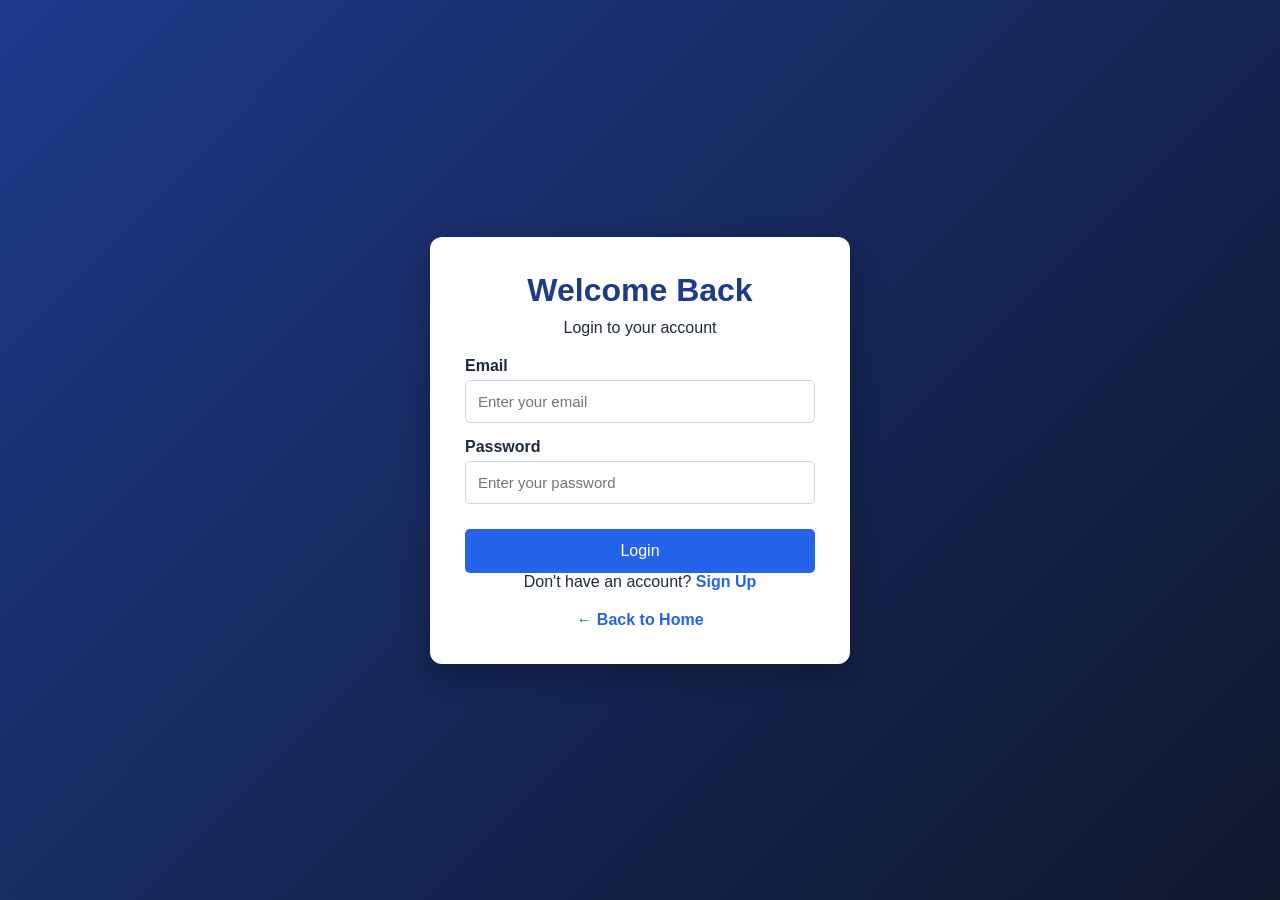
<file: login.html>
<!DOCTYPE html>
<html lang="en">

<head>

    <meta charset="UTF-8">

    <meta name="viewport"
          content="width=device-width, initial-scale=1.0">

    <title>Login - Media Hub</title>

    <link rel="stylesheet" href="style.css">

</head>

<body>

<div class="auth-container">

    <div class="auth-box">

        <h1>Welcome Back</h1>

        <p>Login to your account</p>

        <form>

            <label>Email</label>

            <input type="email"
                   placeholder="Enter your email"
                   required>

            <label>Password</label>

            <input type="password"
                   placeholder="Enter your password"
                   required>

            <button type="submit">
                Login
            </button>

        </form>

        <p>
            Don't have an account?
            <a href="signup.html">Sign Up</a>
        </p>

        <a href="index.html">
            ← Back to Home
        </a>

    </div>

</div>

</body>
</html>
</file>
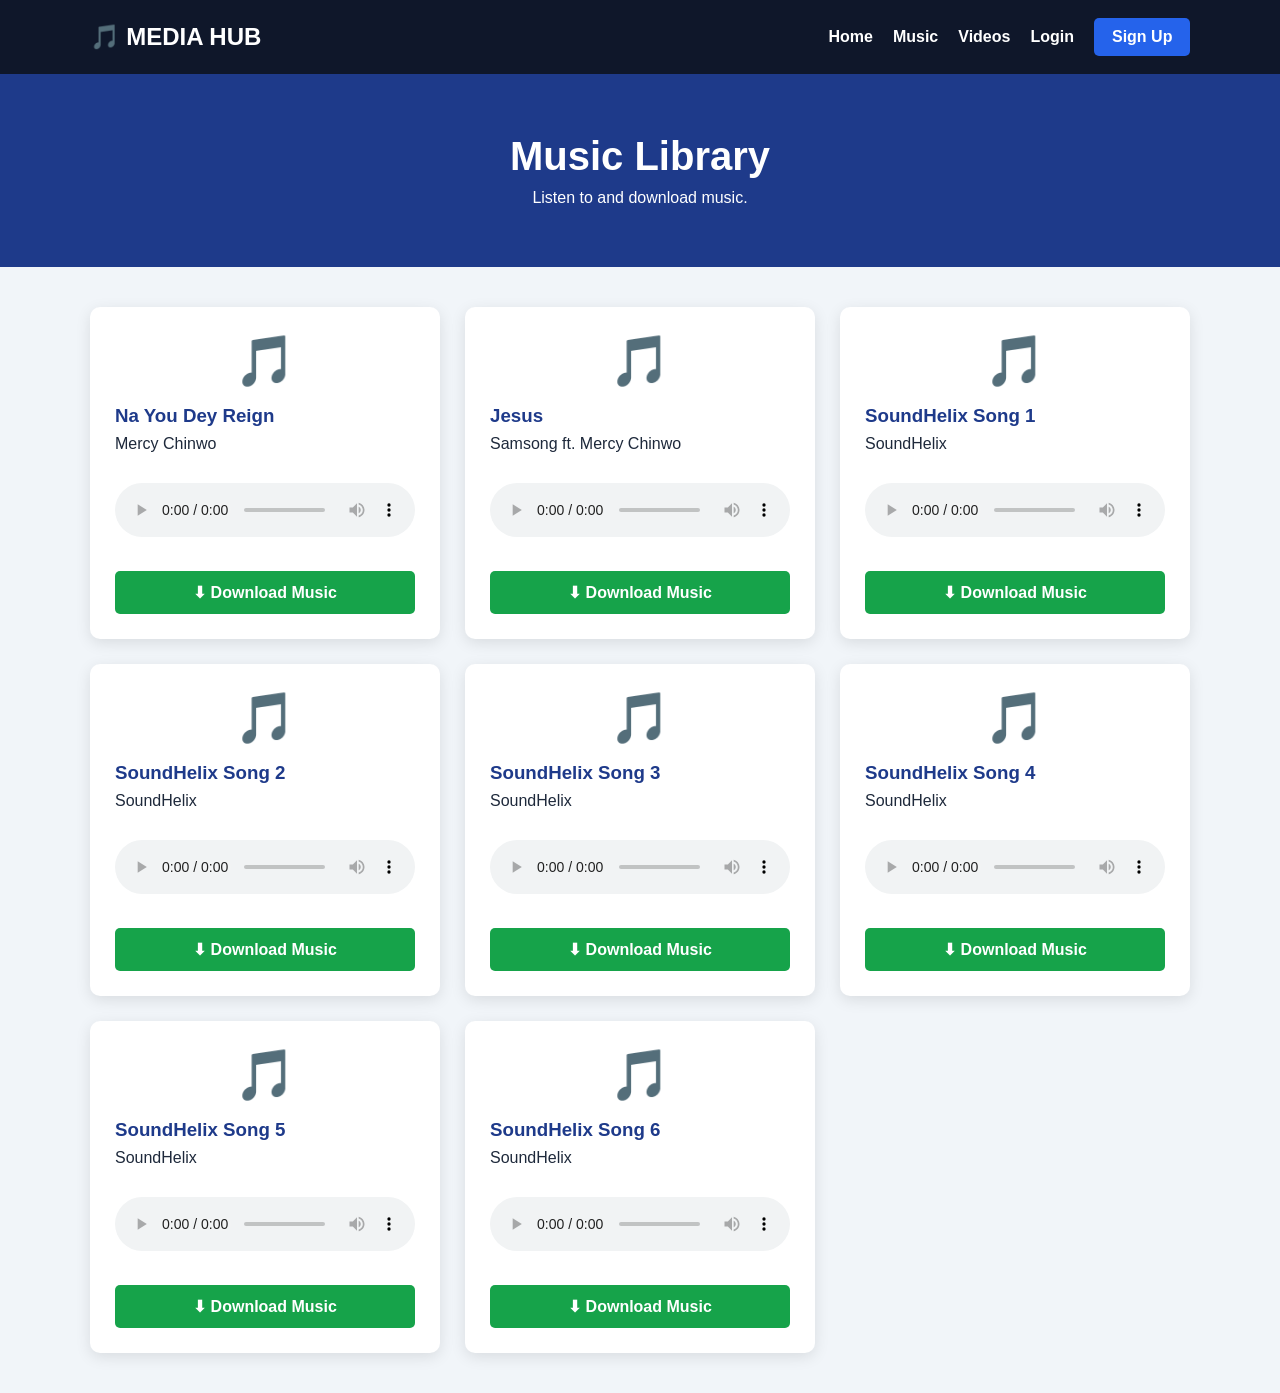
<file: music.html>
<!DOCTYPE html><html lang="en"><head><meta charset="UTF-8">

<meta name="viewport"
      content="width=device-width, initial-scale=1.0">

<title>Music - Media Hub</title>

<link rel="stylesheet" href="style.css">

</head><body><header><div class="logo">🎵 MEDIA HUB</div>

<nav>
    <a href="index.html">Home</a>
    <a href="music.html">Music</a>
    <a href="videos.html">Videos</a>
    <a href="login.html">Login</a>
    <a href="signup.html" class="signup-btn">Sign Up</a>
</nav>

</header><section class="page-title"><h1>Music Library</h1>

<p>Listen to and download music.</p>

</section><section class="container"><div class="cards">


    <!-- MUSIC 1 -->
    <div class="card">

        <div class="icon">🎵</div>

        <h3>Na You Dey Reign</h3>

        <p>Mercy Chinwo</p>

        <audio controls>
            <source
                src="https://files.cvaultx.com/wp-content/uploads/music/2020/06/Mercy_Chinwo_-_Na_You_Dey_Reign_CeeNaija.com_.mp3"
                type="audio/mpeg">
        </audio>

        <a href="https://files.cvaultx.com/wp-content/uploads/music/2020/06/Mercy_Chinwo_-_Na_You_Dey_Reign_CeeNaija.com_.mp3"
           download
           class="download-btn">
            ⬇ Download Music
        </a>

    </div>


    <!-- MUSIC 2 -->
    <div class="card">

        <div class="icon">🎵</div>

        <h3>Jesus</h3>

        <p>Samsong ft. Mercy Chinwo</p>

        <audio controls>
            <source
                src="https://files.cvaultx.com/wp-content/uploads/music/2020/09/Samsong_-_JESUS_Ft_Mercy_Chinwo_CeeNaija.com_.mp3"
                type="audio/mpeg">
        </audio>

        <a href="https://files.cvaultx.com/wp-content/uploads/music/2020/09/Samsong_-_JESUS_Ft_Mercy_Chinwo_CeeNaija.com_.mp3"
           download
           class="download-btn">
            ⬇ Download Music
        </a>

    </div>


    <!-- MUSIC 3 -->
    <div class="card">

        <div class="icon">🎵</div>

        <h3>SoundHelix Song 1</h3>

        <p>SoundHelix</p>

        <audio controls>
            <source
                src="https://www.soundhelix.com/examples/mp3/SoundHelix-Song-1.mp3"
                type="audio/mpeg">
        </audio>

        <a href="https://www.soundhelix.com/examples/mp3/SoundHelix-Song-1.mp3"
           download
           class="download-btn">
            ⬇ Download Music
        </a>

    </div>


    <!-- MUSIC 4 -->
    <div class="card">

        <div class="icon">🎵</div>

        <h3>SoundHelix Song 2</h3>

        <p>SoundHelix</p>

        <audio controls>
            <source
                src="https://www.soundhelix.com/examples/mp3/SoundHelix-Song-2.mp3"
                type="audio/mpeg">
        </audio>

        <a href="https://www.soundhelix.com/examples/mp3/SoundHelix-Song-2.mp3"
           download
           class="download-btn">
            ⬇ Download Music
        </a>

    </div>


    <!-- MUSIC 5 -->
    <div class="card">

        <div class="icon">🎵</div>

        <h3>SoundHelix Song 3</h3>

        <p>SoundHelix</p>

        <audio controls>
            <source
                src="https://www.soundhelix.com/examples/mp3/SoundHelix-Song-3.mp3"
                type="audio/mpeg">
        </audio>

        <a href="https://www.soundhelix.com/examples/mp3/SoundHelix-Song-3.mp3"
           download
           class="download-btn">
            ⬇ Download Music
        </a>

    </div>


    <!-- MUSIC 6 -->
    <div class="card">

        <div class="icon">🎵</div>

        <h3>SoundHelix Song 4</h3>

        <p>SoundHelix</p>

        <audio controls>
            <source
                src="https://www.soundhelix.com/examples/mp3/SoundHelix-Song-4.mp3"
                type="audio/mpeg">
        </audio>

        <a href="https://www.soundhelix.com/examples/mp3/SoundHelix-Song-4.mp3"
           download
           class="download-btn">
            ⬇ Download Music
        </a>

    </div>


    <!-- MUSIC 7 -->
    <div class="card">

        <div class="icon">🎵</div>

        <h3>SoundHelix Song 5</h3>

        <p>SoundHelix</p>

        <audio controls>
            <source
                src="https://www.soundhelix.com/examples/mp3/SoundHelix-Song-5.mp3"
                type="audio/mpeg">
        </audio>

        <a href="https://www.soundhelix.com/examples/mp3/SoundHelix-Song-5.mp3"
           download
           class="download-btn">
            ⬇ Download Music
        </a>

    </div>


    <!-- MUSIC 8 -->
    <div class="card">

        <div class="icon">🎵</div>

        <h3>SoundHelix Song 6</h3>

        <p>SoundHelix</p>

        <audio controls>
            <source
                src="https://www.soundhelix.com/examples/mp3/SoundHelix-Song-6.mp3"
                type="audio/mpeg">
        </audio>

        <a href="https://www.soundhelix.com/examples/mp3/SoundHelix-Song-6.mp3"
           download
           class="download-btn">
            ⬇ Download Music
        </a>

    </div>


</div>

</section></body></html>
</file>
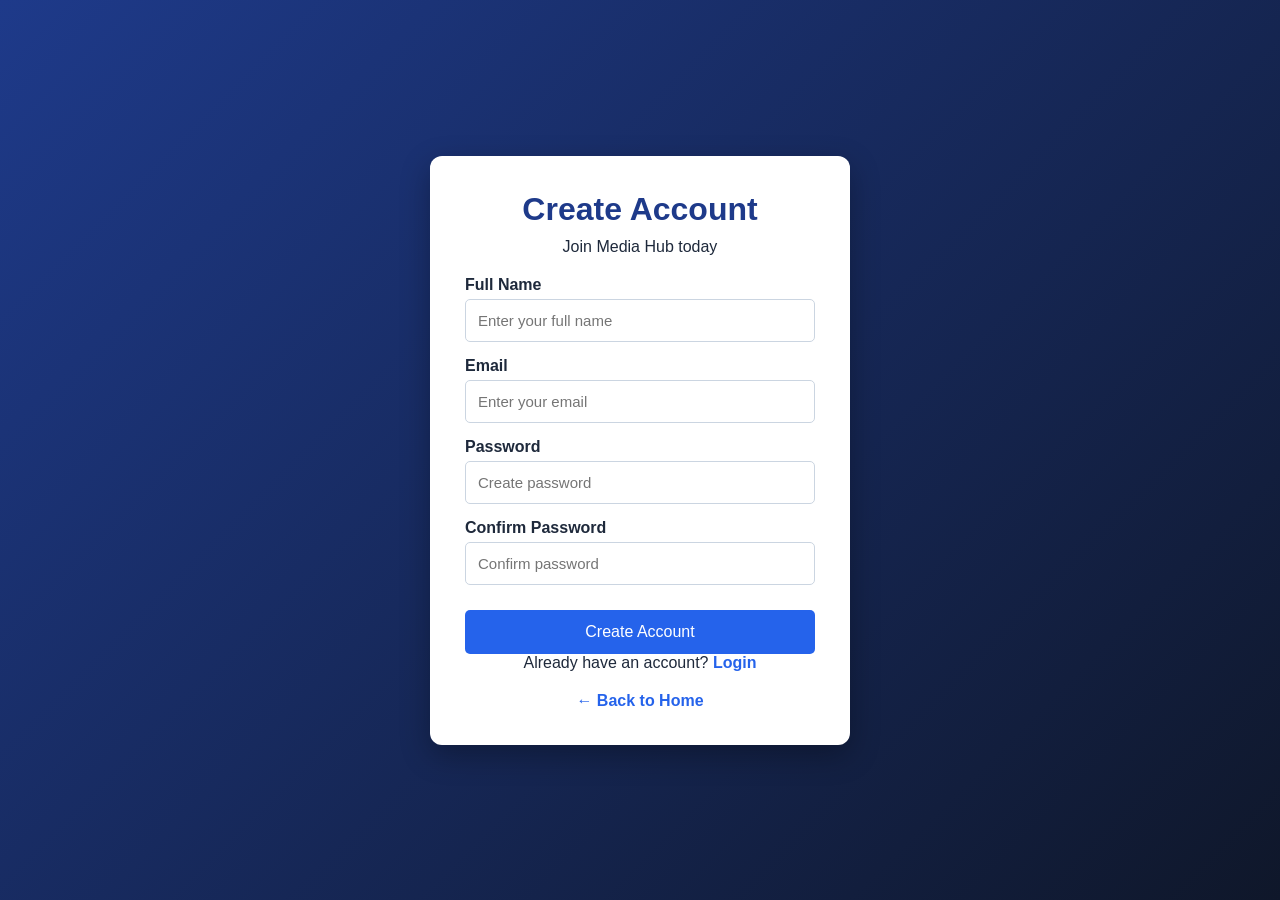
<file: signup.html>
<!DOCTYPE html>
<html lang="en">

<head>

    <meta charset="UTF-8">

    <meta name="viewport"
          content="width=device-width, initial-scale=1.0">

    <title>Sign Up - Media Hub</title>

    <link rel="stylesheet" href="style.css">

</head>

<body>

<div class="auth-container">

    <div class="auth-box">

        <h1>Create Account</h1>

        <p>Join Media Hub today</p>

        <form>

            <label>Full Name</label>

            <input type="text"
                   placeholder="Enter your full name"
                   required>

            <label>Email</label>

            <input type="email"
                   placeholder="Enter your email"
                   required>

            <label>Password</label>

            <input type="password"
                   placeholder="Create password"
                   required>

            <label>Confirm Password</label>

            <input type="password"
                   placeholder="Confirm password"
                   required>

            <button type="submit">
                Create Account
            </button>

        </form>

        <p>
            Already have an account?
            <a href="login.html">Login</a>
        </p>

        <a href="index.html">
            ← Back to Home
        </a>

    </div>

</div>

</body>
</html>
</file>
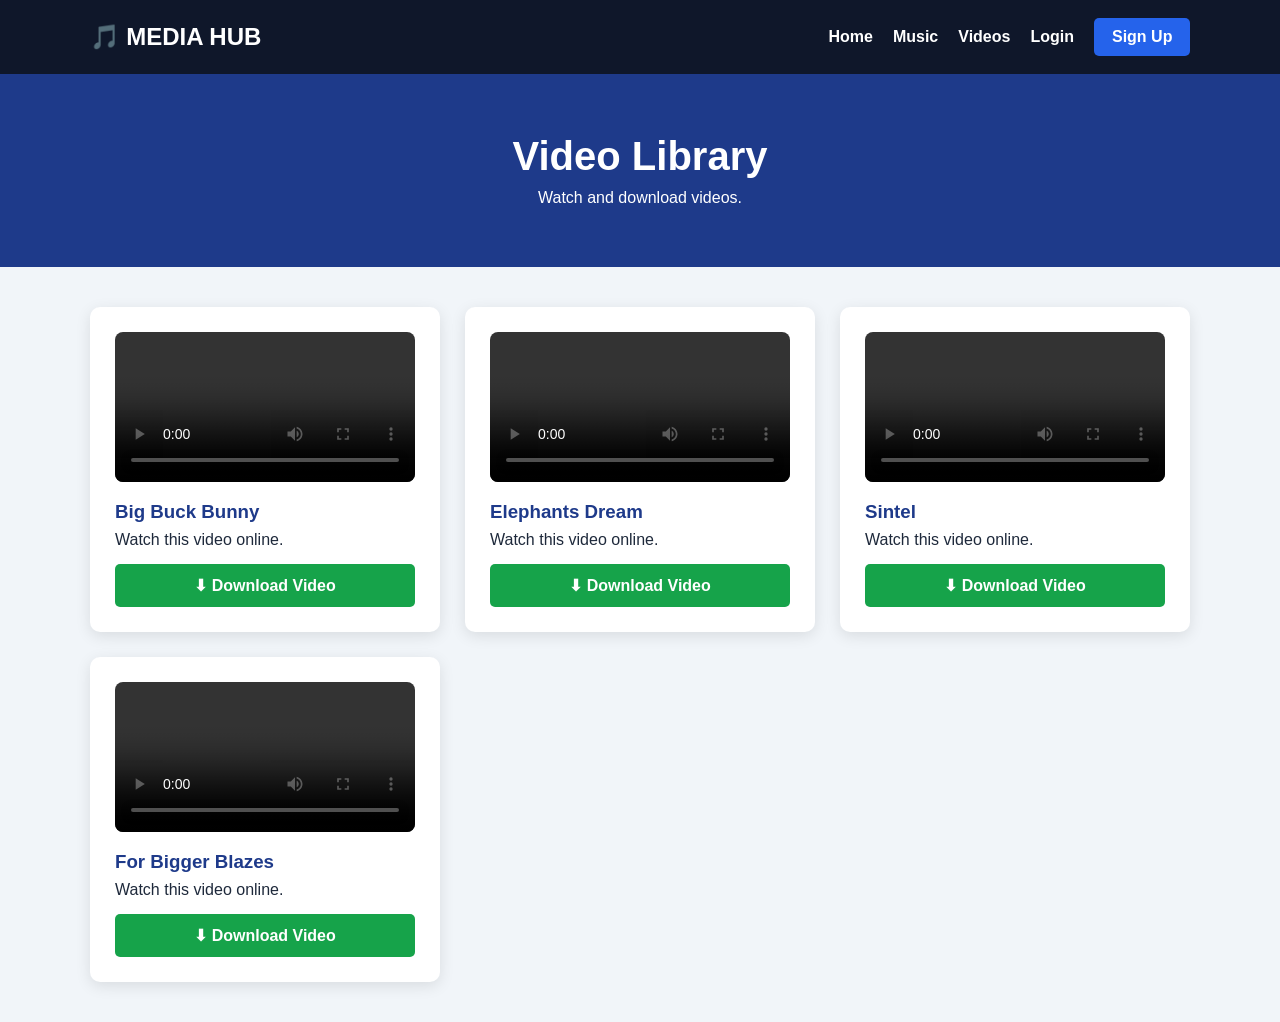
<file: videos.html>
<!DOCTYPE html><html lang="en"><head><meta charset="UTF-8">

<meta name="viewport"
      content="width=device-width, initial-scale=1.0">

<title>Videos - Media Hub</title>

<link rel="stylesheet" href="style.css">

</head><body><header><div class="logo">🎵 MEDIA HUB</div>

<nav>
    <a href="index.html">Home</a>
    <a href="music.html">Music</a>
    <a href="videos.html">Videos</a>
    <a href="login.html">Login</a>
    <a href="signup.html" class="signup-btn">Sign Up</a>
</nav>

</header><section class="page-title"><h1>Video Library</h1>

<p>Watch and download videos.</p>

</section><section class="container"><div class="cards">


    <!-- VIDEO 1 -->
    <div class="card">

        <video controls width="100%">

            <source
                src="https://archive.org/download/BigBuckBunny_124/Content/big_buck_bunny_720p_surround.mp4"
                type="video/mp4">

            Your browser does not support HTML5 video.

        </video>

        <h3>Big Buck Bunny</h3>

        <p>Watch this video online.</p>

        <a
            href="https://archive.org/download/BigBuckBunny_124/Content/big_buck_bunny_720p_surround.mp4"
            download
            class="download-btn">

            ⬇ Download Video

        </a>

    </div>


    <!-- VIDEO 2 -->
    <div class="card">

        <video controls width="100%">

            <source
                src="https://archive.org/download/ElephantsDream/ed_1024_512kb.mp4"
                type="video/mp4">

            Your browser does not support HTML5 video.

        </video>

        <h3>Elephants Dream</h3>

        <p>Watch this video online.</p>

        <a
            href="https://archive.org/download/ElephantsDream/ed_1024_512kb.mp4"
            download
            class="download-btn">

            ⬇ Download Video

        </a>

    </div>


    <!-- VIDEO 3 -->
    <div class="card">

        <video controls width="100%">

            <source
                src="https://archive.org/download/Sintel/sintel-2048-stereo.mp4"
                type="video/mp4">

            Your browser does not support HTML5 video.

        </video>

        <h3>Sintel</h3>

        <p>Watch this video online.</p>

        <a
            href="https://archive.org/download/Sintel/sintel-2048-stereo.mp4"
            download
            class="download-btn">

            ⬇ Download Video

        </a>

    </div>


    <!-- VIDEO 4 -->
    <div class="card">

        <video controls width="100%">

            <source
                src="https://archive.org/download/ForBiggerBlazes/ForBiggerBlazes.mp4"
                type="video/mp4">

            Your browser does not support HTML5 video.

        </video>

        <h3>For Bigger Blazes</h3>

        <p>Watch this video online.</p>

        <a
            href="https://archive.org/download/ForBiggerBlazes/ForBiggerBlazes.mp4"
            download
            class="download-btn">

            ⬇ Download Video

        </a>

    </div>


</div>

</section></body></html>
</file>
<file: style.css>
* {
    margin: 0;
    padding: 0;
    box-sizing: border-box;
}

body {
    font-family: Arial, sans-serif;
    background: #f1f5f9;
    color: #1e293b;
}

/* HEADER */

header {
    background: #0f172a;
    color: white;

    display: flex;
    justify-content: space-between;
    align-items: center;

    padding: 18px 7%;
}

.logo {
    font-size: 24px;
    font-weight: bold;
}

nav {
    display: flex;
    gap: 20px;
    align-items: center;
}

nav a {
    color: white;
    text-decoration: none;
    font-weight: bold;
}

nav a:hover {
    color: #38bdf8;
}

.signup-btn {
    background: #2563eb;
    padding: 10px 18px;
    border-radius: 5px;
}


/* HERO */

.hero {
    min-height: 500px;

    display: flex;
    justify-content: center;
    align-items: center;

    text-align: center;

    background:
        linear-gradient(
            rgba(15, 23, 42, .85),
            rgba(15, 23, 42, .85)
        ),
        url("images/background.jpg");

    background-size: cover;
    background-position: center;

    color: white;
}

.hero-content h1 {
    font-size: 50px;
    margin-bottom: 20px;
}

.hero-content p {
    font-size: 20px;
    margin-bottom: 30px;
}

.hero-btn {
    display: inline-block;

    background: #2563eb;
    color: white;

    text-decoration: none;

    padding: 13px 25px;
    margin: 5px;

    border-radius: 5px;
}

.hero-btn:hover {
    background: #1d4ed8;
}


/* PAGE TITLE */

.page-title {
    background: #1e3a8a;
    color: white;

    text-align: center;

    padding: 60px 20px;
}

.page-title h1 {
    font-size: 40px;
    margin-bottom: 10px;
}


/* CONTAINER */

.container {
    width: 90%;
    max-width: 1100px;

    margin: 40px auto;
}

.container h2 {
    text-align: center;
    margin-bottom: 30px;
}


/* CARDS */

.cards {
    display: grid;

    grid-template-columns:
        repeat(auto-fit, minmax(280px, 1fr));

    gap: 25px;
}

.card {
    background: white;

    padding: 25px;

    border-radius: 10px;

    box-shadow:
        0 4px 15px rgba(0,0,0,.1);
}

.card:hover {
    transform: translateY(-5px);
    transition: .3s;
}

.card h3 {
    color: #1e3a8a;
    margin: 15px 0 8px;
}

.card p {
    margin-bottom: 15px;
}

.icon {
    font-size: 50px;
    text-align: center;
}


/* AUDIO */

audio {
    width: 100%;
    margin: 15px 0;
}


/* VIDEO */

video {
    width: 100%;
    border-radius: 8px;
}


/* DOWNLOAD */

.download-btn {
    display: block;

    background: #16a34a;

    color: white;

    text-align: center;

    padding: 12px;

    border-radius: 5px;

    text-decoration: none;

    margin-top: 15px;

    font-weight: bold;
}

.download-btn:hover {
    background: #15803d;
}


/* LOGIN & SIGNUP */

.auth-container {
    min-height: 100vh;

    display: flex;

    justify-content: center;
    align-items: center;

    background:
        linear-gradient(
            135deg,
            #1e3a8a,
            #0f172a
        );
}

.auth-box {
    width: 90%;
    max-width: 420px;

    background: white;

    padding: 35px;

    border-radius: 12px;

    box-shadow:
        0 10px 30px rgba(0,0,0,.3);

    text-align: center;
}

.auth-box h1 {
    color: #1e3a8a;
    margin-bottom: 10px;
}

.auth-box p {
    margin-bottom: 20px;
}

.auth-box form {
    text-align: left;
}

.auth-box label {
    display: block;
    margin-top: 15px;
    margin-bottom: 5px;
    font-weight: bold;
}

.auth-box input {
    width: 100%;

    padding: 12px;

    border: 1px solid #cbd5e1;

    border-radius: 5px;

    font-size: 15px;
}

.auth-box button {
    width: 100%;

    margin-top: 25px;

    padding: 13px;

    border: none;

    border-radius: 5px;

    background: #2563eb;

    color: white;

    font-size: 16px;

    cursor: pointer;
}

.auth-box button:hover {
    background: #1d4ed8;
}

.auth-box a {
    color: #2563eb;
    text-decoration: none;
    font-weight: bold;
}


/* FOOTER */

footer {
    background: #0f172a;
    color: white;

    text-align: center;

    padding: 25px;

    margin-top: 40px;
}


/* MOBILE */

@media (max-width: 700px) {

    header {
        flex-direction: column;
        gap: 20px;
    }

    nav {
        flex-wrap: wrap;
        justify-content: center;
    }

    .hero-content h1 {
        font-size: 35px;
    }

}
</file>
